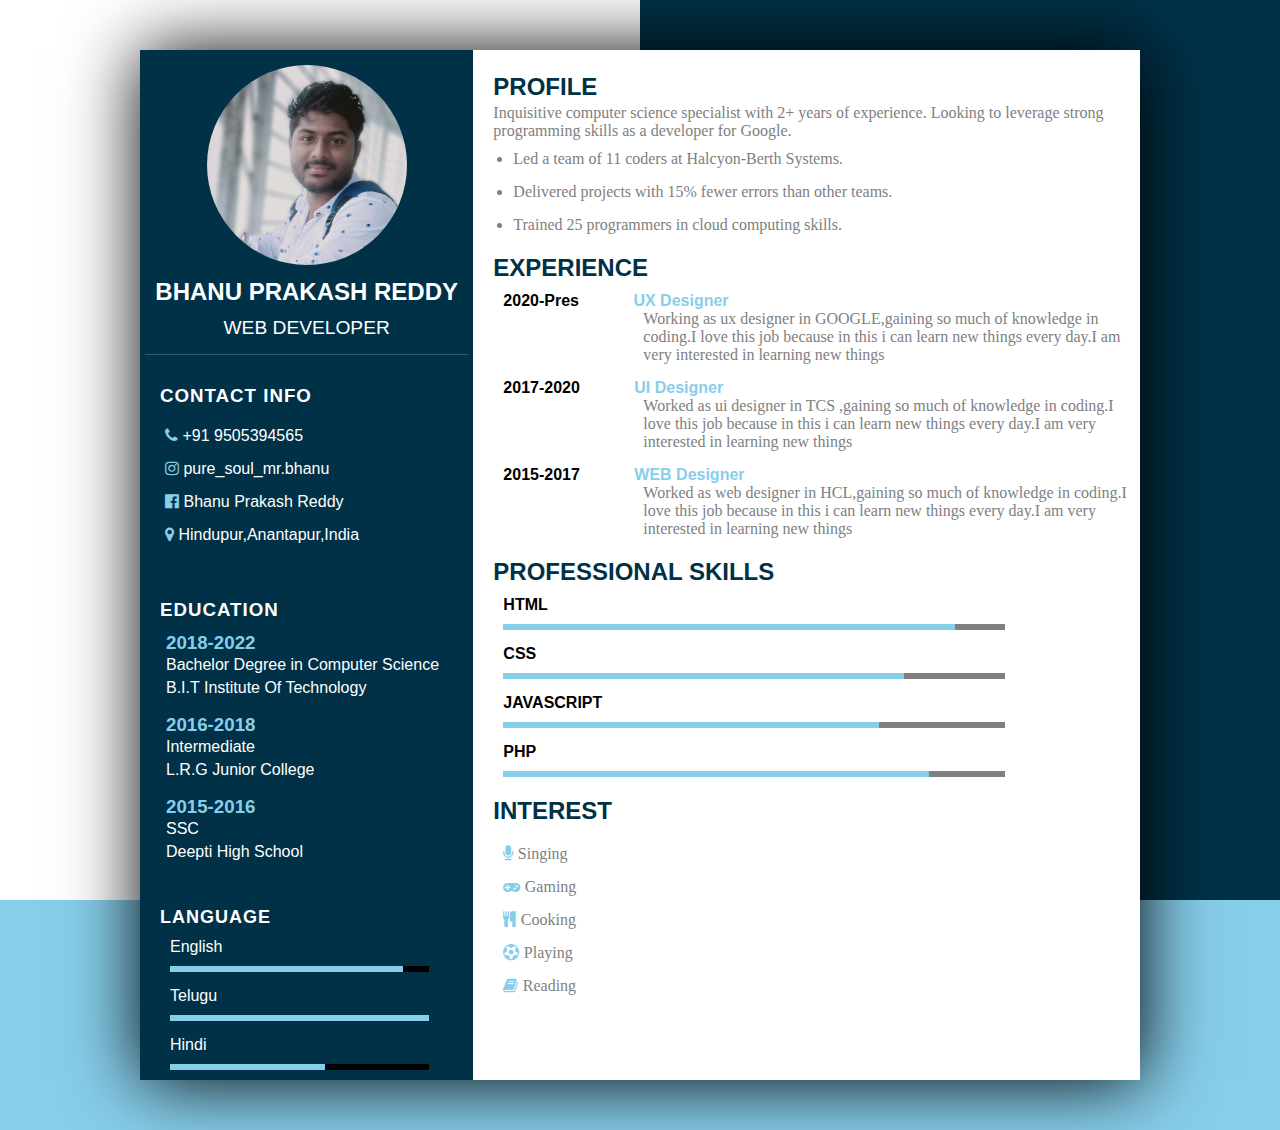
<file: index.html>
<!DOCTYPE html>
<html lang="en">
<head>
  <meta charset="UTF-8">
  <meta name="viewport" content="width=device-width, initial-scale=1.0">
  <meta http-equiv="X-UA-Compatible" content="ie=edge">
  <title>My Resume</title>
  <link rel="stylesheet" href="resume.css">
  <link rel="stylesheet" href="https://cdnjs.cloudflare.com/ajax/libs/font-awesome/4.7.0/css/font-awesome.css" integrity="sha512-5A8nwdMOWrSz20fDsjczgUidUBR8liPYU+WymTZP1lmY9G6Oc7HlZv156XqnsgNUzTyMefFTcsFH/tnJE/+xBg==" crossorigin="anonymous" />
</head>
<body>
  <div class="one">

  </div>
  <div class="two">

  </div>
  <div class="container">
     <div class="left-container">
      <div class="profile-text">
        <div class="imgbx">
          <img src=".//profilepic.jpg" alt="profilepic">
        </div>
       <h2>Bhanu Prakash Reddy <br> <span>Web Developer</span></h2>
      </div>
      <div class="contact-info">
        <h3 class="title">Contact Info</h3>
       <ul>
         <li>
           <span class="icon"><i class="fa fa-phone" aria-hidden="true"></i></span>
           <span class="text">+91 9505394565</span>
         </li>
         <li>
           <span class="icon"><i class="fa fa-instagram" aria-hidden="true"></i></span>
           <span class="text">pure_soul_mr.bhanu</span>
         </li>
         <li>
           <span class="icon"><i class="fa fa-facebook-official" aria-hidden="true"></i></span>
           <span class="text">Bhanu Prakash Reddy</span>
         </li>
         <li>
           <span class="icon"><i class="fa fa-map-marker" aria-hidden="true"></i></span>
           <span class="text">Hindupur,Anantapur,India</span>
         </li>
       </ul>
      </div>

      <div class="education">
        <h3 class="title">Education</h3>
         <li>
           <h3>2018-2022</h3>
           <h4>Bachelor Degree in Computer Science </h4>
           <h4>B.I.T Institute Of Technology</h4>
         </li>
         <li>
           <h3>2016-2018</h3>
           <h4>Intermediate </h4>
           <h4>L.R.G Junior College</h4>
         </li>
         <li>
           <h3>2015-2016</h3>
           <h4>SSC </h4>
           <h4>Deepti High School</h4>
         </li>
      </div>
      <div class="language">
      <h2>Language</h2>
      <ul>
        <li>
          <span class="text">English</span>
          <span class="percentage">
          <div style="width:90%;">
          </div>
          </span>
        </li>
        <li>
          <span class="text">Telugu</span>
          <span class="percentage">
             <div style="width:100%;">
            </div></span>
        </li>
        <li>
          <span class="text">Hindi</span>
          <span class="percentage">
            <div style="width:60%;">
            </div>
          </span>
        </li>
      </ul>
      </div>
     </div>

     <div class="right-container">
    <div class="about">
      <h2>Profile</h2>
      <p>Inquisitive computer science specialist with 2+ years of experience. Looking to leverage strong programming skills as a developer for Google.</p>
<ul>
  <li>Led a team of 11 coders at Halcyon-Berth Systems.</li>
 <li>Delivered projects with 15% fewer errors than other teams.</li>
  <li>Trained 25 programmers in cloud computing skills.</li>
</ul>
    </div>
    <div class="aboutex">
      <h2>EXPERIENCE</h2>
      <ul>
        <li>
          <span class="year">2020-Pres</span>
          <span class="jobs">UX Designer</span>
          <p>Working as ux designer in GOOGLE,gaining so much of knowledge in coding.I love this job because in this i can learn new things every day.I am very interested in learning new things </p>
        </li>
        <li>
          <span class="year">2017-2020</span>
          <span class="jobs">UI Designer</span>
          <p>Worked as ui designer in TCS ,gaining so much of knowledge in coding.I love this job because in this i can learn new things every day.I am very interested in learning new things </p>
        </li>
        <li>
          <span class="year">2015-2017</span>
          <span class="jobs">WEB Designer</span>
          <p>Worked as web designer in HCL,gaining so much of knowledge in coding.I love this job because in this i can learn new things every day.I am very interested in learning new things </p>
        </li>
      </ul>
    </div>

    <div class="skills">
      <h2>PROFESSIONAL SKILLS </h2>
      <ul>
        <li>
          <span class="cour">HTML</span>
          <span class=percentage><div style="width:90%;"> </div></span>
        </li>
        <li>
          <span class="cour">CSS</span>
          <span class=percentage><div style="width:80%;"> </div></span>
        </li>
        <li>
          <span class="cour">JAVASCRIPT</span>
          <span class=percentage><div style="width:75%;"> </div></span>
        </li>
        <li>
          <span class="cour">PHP</span>
          <span class=percentage><div style="width:85%;"> </div></span>
        </li>
      </ul>
    </div>
    <div class="interest">
      <h2>INTEREST</h2>
      <ul>
        <li>
          <span class="icon"><i class="fa fa-microphone" aria-hidden="true"></i></span>
          <span class="int">Singing</span>
        </li>
        <li>
          <span  class="icon"><i class="fa fa-gamepad" aria-hidden="true"></i></span>
          <span class="int">Gaming</span>
        </li>
        <li>
          <span  class="icon"><i class="fa fa-cutlery" aria-hidden="true"></i></span>
          <span class="int">Cooking</span>
        </li>
        <li>
          <span  class="icon"><i class="fa fa-futbol-o" aria-hidden="true"></i></span>
          <span class="int">Playing</span>
        </li>
        <li>
          <span  class="icon"><i class="fa fa-book" aria-hidden="true"></i></span>
          <span class="int">Reading</span>
        </li>
      </ul>
    </div>
     </div>
  </div>
</body>
</html>
</file>
<file: resume.css>
*{
  margin: 0;
  padding: 0;
  box-sizing: border-box;
  font-family: sans-serif;
}
body{
  background:skyblue;
  display: flex;
  justify-content: center;
  align-items: center;
  min-height: 100vh;
}
.profile-text{
  position: relative;
  display: flex;
  flex-direction: column;
  align-items:center;
  padding-bottom:10px;
 border-bottom:1px solid rgba(255, 255, 255, 0.2);
}
.profile-text .imgbx{
  position: relative;
  width: 200px;
  top: 10px;
  height: 200px;
  border-radius: 50%;
  overflow: hidden;
}
.profile-text .imgbx img{
  position:absolute;
  top: 0px;
  left: 0px;
  width: 100%;
  height: 100%;
  object-fit:cover;
}
.profile-text h2{
  color: white;
  font-size: 1.5em;
  margin-top: 20px;
  text-transform: uppercase;
  text-align: center;
  font-weight: 600;
  line-height: 1.4em;
}
.profile-text span{
  color: white;
  font-size: 0.8em;
font-weight: 300;
}
.contact-info{
  padding-top: 30px;
}
.title{
  color : white;
  text-transform: uppercase;
  font-weight: 600;
  letter-spacing: 1px;
  margin-bottom: 10px;
  margin-left: 15px;
  position: relative;
  top: 0px;
}
.contact-info ul,li{
 list-style: none;
 position: relative;
 margin: 10px 0;
 cursor: pointer;
 left: 10px;
 top: 0px;
 margin-bottom: 15px;
}
.contact-info ul li .text{
  color: white;
  font-weight:300;
  padding-top: 20px;
  position: relative;
  top: 10px;
}
.icon{
  width: 20px;
  height: 20px;
  color:skyblue;
  position: relative;
  top: 10px;
}
.education{
  position: relative;
  top: 0;
}
.education li{
  color:white;
  padding: 1px;
  font-weight: 0;
  margin-left: 10px;
  margin-bottom: 10px;
}
.education h4{
  font-weight:100;
  font-family: sans-serif;
  margin-bottom: 5px;
  margin-top: 2px;
}
.education h3{
  color: skyblue;
}
.education .title{
  padding-top: 50px;
  color: white;
}
.language{
  position: relative;
  left: 15px;
  color: white;
  top: 10px;
  margin-top: 30px;
}
.language h2{
  text-transform: uppercase;
  font-size: 18px;
  letter-spacing: 1px;
}
.percentage{
  position: relative;
  width: 80%;
  height: 6px;
  background: black;
  display: block;
  margin-top: 10px;
}
.percentage div{
  background:  skyblue;
 height:100%;
 position: absolute;
 top: 0;
 left: 0;

}
.container{
  background: white;
  position: relative;
  width: 100%;
  max-width: 1000px;
  min-height: 1000px;
  margin: 50px;
  display: grid;
  grid-template-columns: 1fr 2fr;
  box-shadow: 0 35px 55px rgba(0, 0, 0, 0.1);
}
.left-container{
  background: #003147;
  position: relative;
  padding: 5px;
  margin-top: 0;
  grid-area: "a";
}
.right-container{
  background: white;
  position: relative;
 grid-area: "b"
}
.about{
  margin: 20px;
}
.about h2{
  color: #003147;
  font-size: 1.5em;
  margin-top: 20px;
  text-transform: uppercase;
  font-weight: 700;
  line-height: 1.4em;
}
.about p{
 font-family: 'Righteous', cursive;
 color: gray;
}
.about ul li{
  list-style: disc;
  color: gray;
font-family: 'Righteous', cursive;
margin-left: 10px;
}
.aboutex .jobs{
  margin-left: 50px;
  color: skyblue;
  font-weight: 900;
}
.aboutex p{
  margin-left: 140px;
  font-family: 'Righteous', cursive;
  color: gray;
}
.cour{
  font-weight: 900;
}
.aboutex{
  margin: 20px;
}
.aboutex h2{
    color: #003147;
}
.aboutex .year{
    font-weight: 900;
}
.skills{
  margin: 20px;
}
.skills .percentage{
  background: gray;
}
.skills h2{
    color: #003147;
}
.interest{
margin: 20px;
}
.interest h2{
    color: #003147;
}
.int{
  font-family: 'Righteous', cursive;
 position: relative;
 top: 10px;
 color: gray;
}
.one{
  position: absolute;
  top: 0;
  left: 0;
  width: 50%;
  height: 100%;
  background: white;
}
.two{
  position: absolute;
  top: 0;
  left: 50%;
  width: 50%;
  height: 100%;
  background: #003147;
}
.container{
   box-shadow: 1px 1px 70px black;
}
</file>
